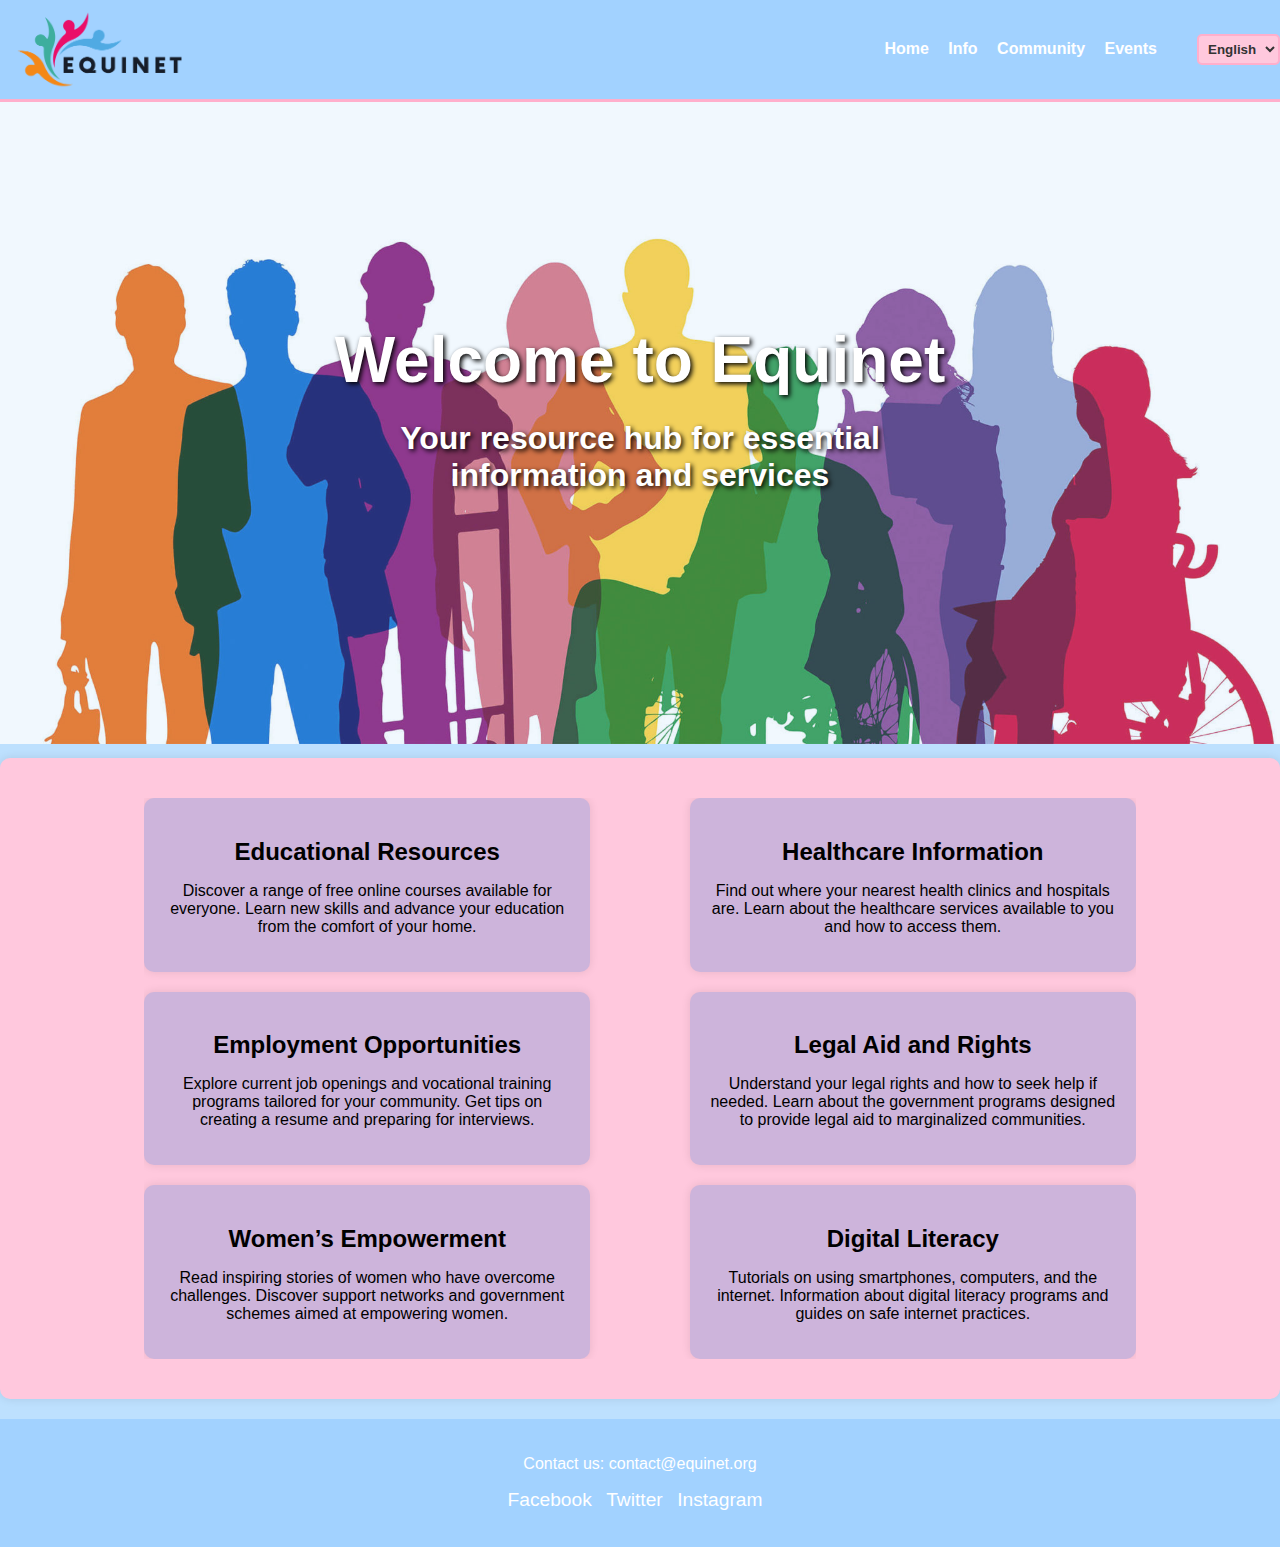
<file: index.html>
<!DOCTYPE html>
<html lang="en">
<head>
    <meta charset="UTF-8">
    <meta name="viewport" content="width=device-width, initial-scale=1.0">
    <title>Equinet - Home</title>
    <link rel="stylesheet" href="css/styles.css">
    <script defer src="js/scripts.js"></script>
</head>
<body>
    <header>
        <img src="images/logo.png" alt="Equinet Logo" class="logo">
        <nav>
            <ul>
                <li><a href="index.html">Home</a></li>
                <li><a href="info.html">Info</a></li>
                <li><a href="community.html">Community</a></li>
                <li><a href="events.html">Events</a></li>
                
            </ul>
        </nav>
        <select id="language-selector">
            <option value="en">English</option>
            <option value="hi">Hindi</option>
            <!-- Add more languages as needed -->
        </select>
    </header>
    <div class="hero">
        <img src="images/bg.png" alt="Background Image">
        <div class="hero-text">Welcome to Equinet</div>
        <div class="hero-subtext">Your resource hub for essential information and services</div>
    </div>
    <main>
        <div class="container">
            <section class="featured-content">
                <article>
                    <h2>Educational Resources</h2>
                    <p>Discover a range of free online courses available for everyone. Learn new skills and advance your education from the comfort of your home.</p>
                </article>
                <article>
                    <h2>Healthcare Information</h2>
                    <p>Find out where your nearest health clinics and hospitals are. Learn about the healthcare services available to you and how to access them.</p>
                </article>
                <article>
                    <h2>Employment Opportunities</h2>
                    <p>Explore current job openings and vocational training programs tailored for your community. Get tips on creating a resume and preparing for interviews.</p>
                </article>
                <article>
                    <h2>Legal Aid and Rights</h2>
                    <p>Understand your legal rights and how to seek help if needed. Learn about the government programs designed to provide legal aid to marginalized communities.</p>
                </article>
                <article>
                    <h2>Women’s Empowerment</h2>
                    <p>Read inspiring stories of women who have overcome challenges. Discover support networks and government schemes aimed at empowering women.</p>
                </article>
                <article>
                    <h2>Digital Literacy</h2>
                    <p>Tutorials on using smartphones, computers, and the internet. Information about digital literacy programs and guides on safe internet practices.</p>
                </article>
            </section>
        </div>
    </main>
    <footer>
        <div class="container">
            <p>Contact us: contact@equinet.org</p>
            <ul class="social-media">
                <li><a href="#">Facebook</a></li>
                <li><a href="#">Twitter</a></li>
                <li><a href="#">Instagram</a></li>
                <!-- Add more social media links as needed -->
            </ul>
        </div>
    </footer>
</body>
</html>
</file>
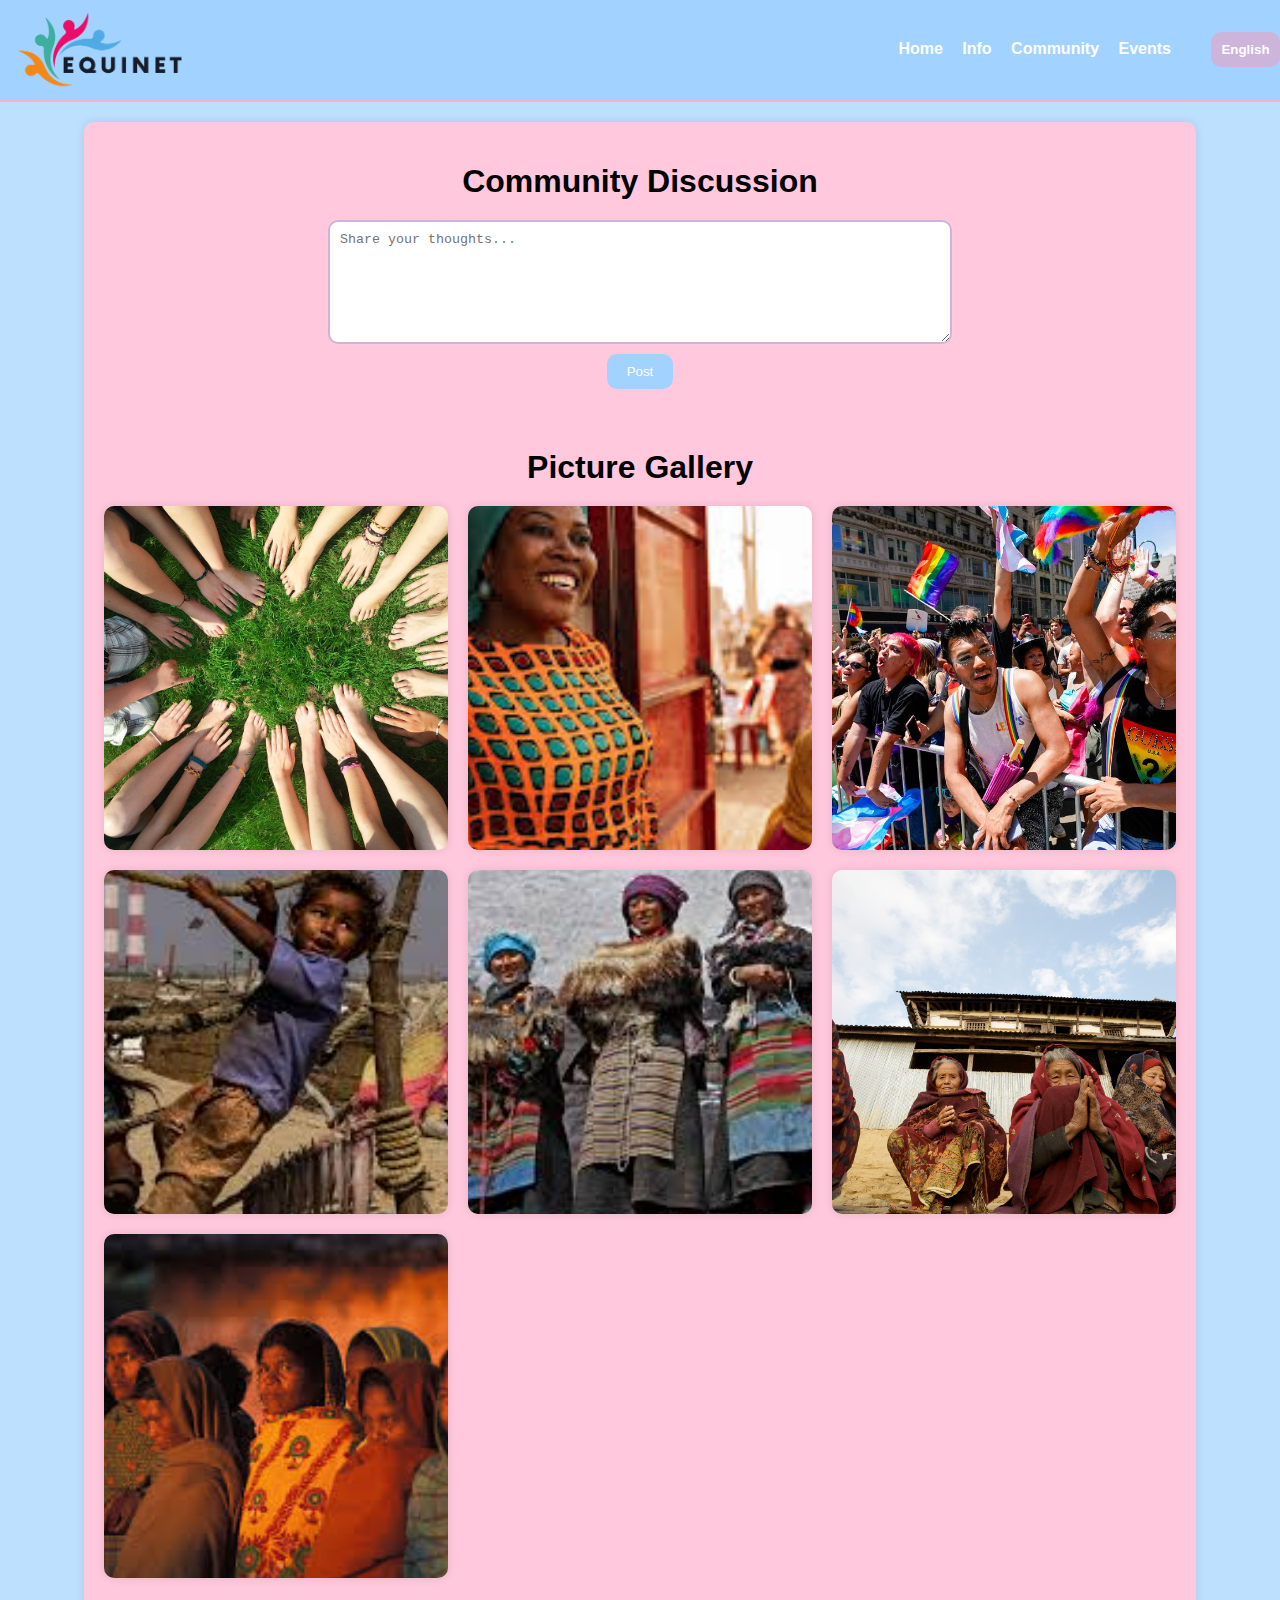
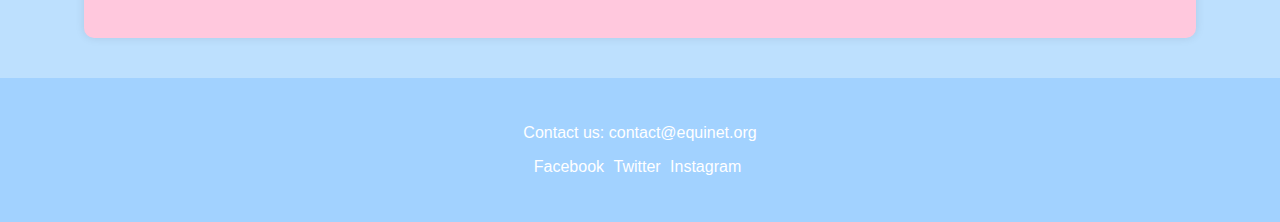
<file: community.html>
<!DOCTYPE html>
<html lang="en">
<head>
    <meta charset="UTF-8">
    <meta name="viewport" content="width=device-width, initial-scale=1.0">
    <title>Equinet - Community</title>
    <link rel="stylesheet" href="css/community-styles.css">
    <script defer src="js/community-scripts.js"></script>
</head>
<body>
    <header>
        <img src="images/logo.png" alt="Equinet Logo" class="logo">
        <nav>
            <ul>
                <li><a href="index.html">Home</a></li>
                <li><a href="info.html">Info</a></li>
                <li><a href="community.html">Community</a></li>
                <li><a href="events.html">Events</a></li>
                
            </ul>
        </nav>
        <select id="language-selector">
            <option value="en">English</option>
            <option value="hi">Hindi</option>
            <!-- Add more languages as needed -->
        </select>
    </header>
    <div class="container">
        <main class="main-content">
            <section class="discussion">
                <h1>Community Discussion</h1>
                <div class="discussion-form">
                    <textarea id="discussion-input" placeholder="Share your thoughts..."></textarea>
                    <button id="submit-discussion">Post</button>
                </div>
                <div id="discussion-board">
                    <!-- Discussion posts will be dynamically added here -->
                </div>
            </section>
            <section class="gallery">
                <h1>Picture Gallery</h1>
                <div class="gallery-grid">
                    <div class="gallery-item"><img src="images/one.png" alt="Gallery Image 1"></div>
                    <div class="gallery-item"><img src="images/two.png" alt="Gallery Image 2"></div>
                    <div class="gallery-item"><img src="images/three.png" alt="Gallery Image 3"></div>
                    <div class="gallery-item"><img src="images/four.png" alt="Gallery Image 4"></div>
                    <div class="gallery-item"><img src="images/five.png" alt="Gallery Image 5"></div>
                    <div class="gallery-item"><img src="images/six.png" alt="Gallery Image 6"></div>
                    <div class="gallery-item"><img src="images/seven.png" alt="Gallery Image 7"></div>
                </div>
            </section>
        </main>
    </div>
    <footer>
        <div class="container">
            <p>Contact us: contact@equinet.org</p>
            <ul class="social-media">
                <li><a href="#">Facebook</a></li>
                <li><a href="#">Twitter</a></li>
                <li><a href="#">Instagram</a></li>
                <!-- Add more social media links as needed -->
            </ul>
        </div>
    </footer>
</body>
</html>
</file>
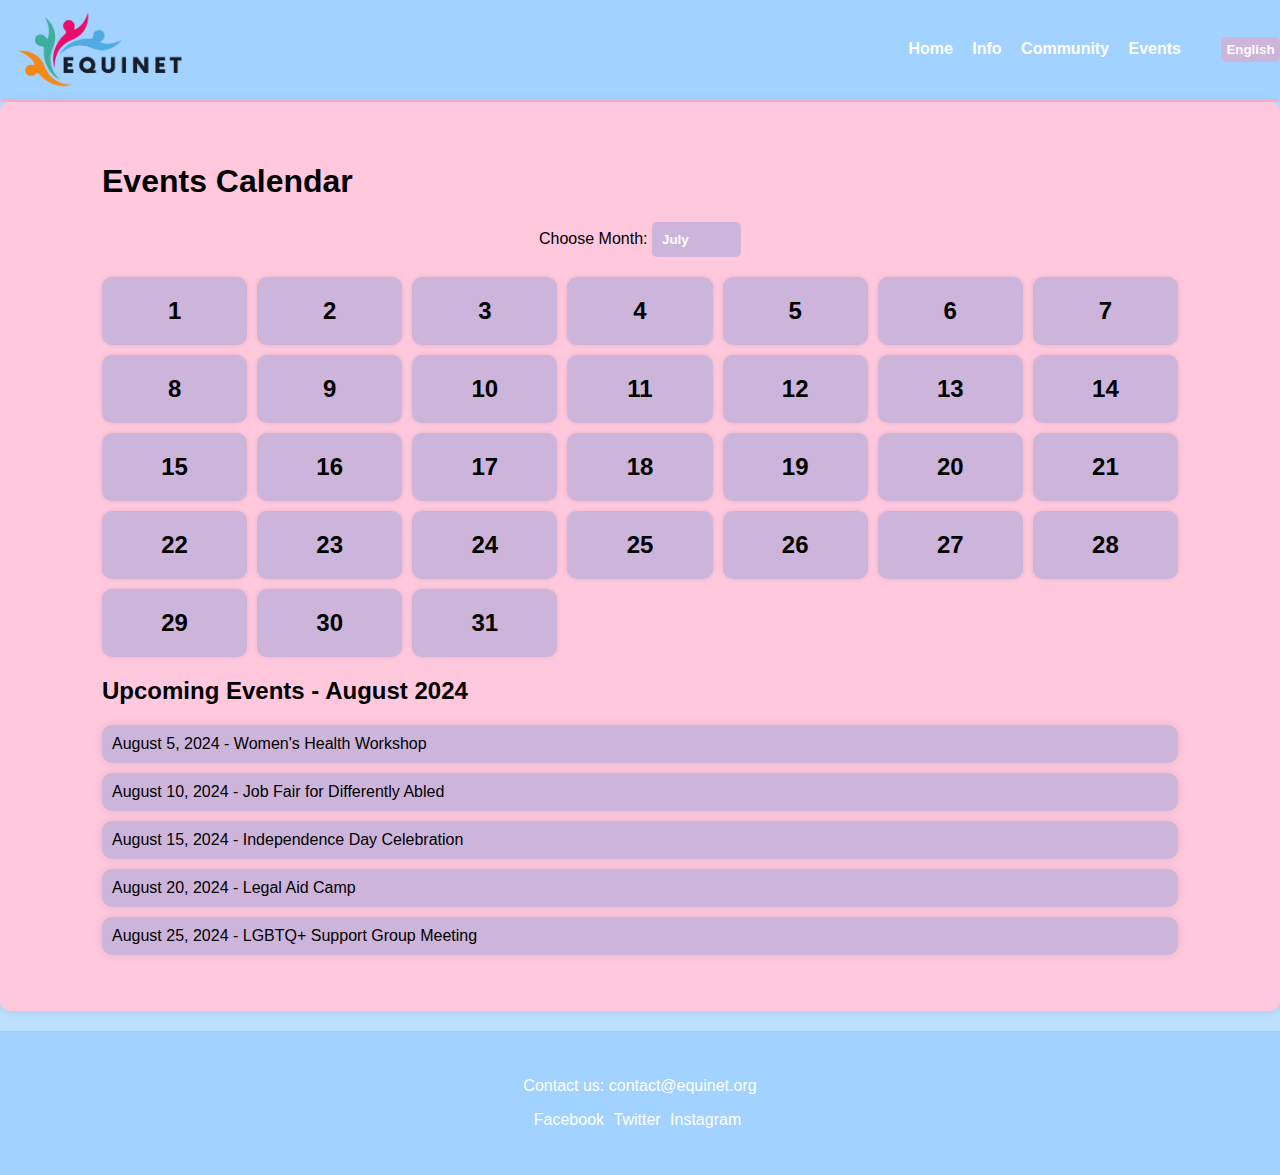
<file: events.html>
<!DOCTYPE html>
<html lang="en">
<head>
    <meta charset="UTF-8">
    <meta name="viewport" content="width=device-width, initial-scale=1.0">
    <title>Equinet - Events</title>
    <link rel="stylesheet" href="css/events-styles.css">
    <script defer src="js/events-scripts.js"></script>
</head>
<body>
    <header>
        <img src="images/logo.png" alt="Equinet Logo" class="logo">
        <nav>
            <ul>
                <li><a href="index.html">Home</a></li>
                <li><a href="info.html">Info</a></li>
                <li><a href="community.html">Community</a></li>
                <li><a href="events.html">Events</a></li>
                
            </ul>
        </nav>
        <select id="language-selector">
            <option value="en">English</option>
            <option value="hi">Hindi</option>
            <!-- Add more languages as needed -->
        </select>
    </header>
    <main>
        <div class="container">
            <h1>Events Calendar</h1>
            <div class="month-selector">
                <label for="month-select">Choose Month:</label>
                <select id="month-select">
                    <option value="0">January</option>
                    <option value="1">February</option>
                    <option value="2">March</option>
                    <option value="3">April</option>
                    <option value="4">May</option>
                    <option value="5">June</option>
                    <option value="6">July</option>
                    <option value="7">August</option>
                    <option value="8">September</option>
                    <option value="9">October</option>
                    <option value="10">November</option>
                    <option value="11">December</option>
                </select>
            </div>
            <div id="calendar"></div>
            <h2>Upcoming Events - August 2024</h2>
            <div id="upcoming-events">
                <ul>
                    <li>August 5, 2024 - Women's Health Workshop</li>
                    <li>August 10, 2024 - Job Fair for Differently Abled</li>
                    <li>August 15, 2024 - Independence Day Celebration</li>
                    <li>August 20, 2024 - Legal Aid Camp</li>
                    <li>August 25, 2024 - LGBTQ+ Support Group Meeting</li>
                </ul>
            </div>
        </div>
    </main>
    <footer>
        <div class="container">
            <p>Contact us: contact@equinet.org</p>
            <ul class="social-media">
                <li><a href="#">Facebook</a></li>
                <li><a href="#">Twitter</a></li>
                <li><a href="#">Instagram</a></li>
                <!-- Add more social media links as needed -->
            </ul>
        </div>
    </footer>
</body>
</html>
</file>
<file: css/styles.css>
body {
    font-family: 'Arial', sans-serif;
    margin: 0;
    padding: 0;
    background-color: #bde0fe; /* Background color for the whole page */
}

.container {
    width: 80%;
    margin: auto;
    overflow: hidden;
}

header {
    background-color: #a2d2ff; /* Header background color */
    color: #ffffff;
    padding-top: 10px;
    padding-bottom: 10px;
    border-bottom: #ffafcc 3px solid; /* Bottom border color for header */
    display: flex;
    align-items: center;
    justify-content: space-between;
}

header .logo {
    width: 180px; /* Slightly larger logo */
    height: auto;
    margin-left: 10px; /* Margin from the left side */
}

header nav {
    flex-grow: 1;
    text-align: right;
    margin-right: 20px;
}

header nav ul {
    margin: 0;
    padding: 0;
    list-style: none;
}

header nav ul li {
    display: inline;
    margin-left: 15px;
}

header nav ul li a {
    color: #ffffff;
    text-decoration: none;
    font-weight: bold;
    transition: color 0.3s ease;
}

header nav ul li a:hover {
    color: #ffafcc; /* Hover color for nav links */
}

header select {
    padding: 5px;
    margin-left: 20px;
    background-color: #ffc8dd; /* Background color for the language selector */
    border: 2px solid #ffafcc; /* Border color for the language selector */
    border-radius: 5px;
    color: #333; /* Text color */
    font-weight: bold;
    transition: background-color 0.3s ease, color 0.3s ease;
}

header select:hover {
    background-color: #ffafcc; /* Hover background color */
    color: #ffffff; /* Hover text color */
}

.hero {
    position: relative;
    text-align: center;
    color: white;
}

.hero img {
    width: 100%; /* Reduced size of the background image */
    height: auto;
    opacity: 0.8;
    margin: auto; /* Center the image horizontally */
}

.hero .hero-text {
    position: absolute;
    top: 40%; /* Adjusted top position */
    left: 50%;
    transform: translate(-50%, -50%);
    font-size: 4em; /* Increased text size */
    font-weight: bold;
    color: #ffffff;
    text-shadow: 2px 2px 5px #000000;
}

.hero .hero-subtext {
    position: absolute;
    top: 55%; /* Adjusted top position */
    left: 50%;
    transform: translate(-50%, -50%);
    font-size: 2em; /* Increased subtext size */
    font-weight: bold;
    color: #ffffff;
    text-shadow: 2px 2px 5px #000000;
}

main {
    padding: 40px 20px;
    background-color: #ffc8dd; /* Main section background color */
    margin-top: 10px;
    border-radius: 10px;
    box-shadow: 0 0 10px rgba(0, 0, 0, 0.1);
    box-sizing: border-box; /* Ensure padding and border are included in the element's total width and height */
}

.featured-content {
    display: flex;
    justify-content: space-between;
    flex-wrap: wrap;
    gap: 20px;
    box-sizing: border-box; /* Ensure padding and border are included in the element's total width and height */
}

.featured-content article {
    background: #cdb4db; /* Featured content background color */
    padding: 20px;
    border-radius: 10px;
    box-shadow: 0 0 10px rgba(0, 0, 0, 0.1);
    flex-basis: 45%;
    min-width: 300px;
    text-align: center;
    transition: transform 0.3s ease, box-shadow 0.3s ease, border-radius 0.3s ease; /* Added border-radius transition */
    box-sizing: border-box; /* Ensure padding and border are included in the element's total width and height */
}

.featured-content article:hover {
    transform: translateY(-5px);
    box-shadow: 0 0 15px rgba(0, 0, 0, 0.2);
    border-radius: 10px; /* Ensure border-radius is maintained on hover */
}

.featured-content article h2 {
    margin-bottom: 10px;
}

footer {
    background-color: #a2d2ff; /* Footer background color */
    color: #ffffff;
    text-align: center;
    padding: 20px 0;
    margin-top: 20px;
}

footer .social-media {
    list-style: none;
    padding: 0;
}

footer .social-media li {
    display: inline;
    margin-right: 10px;
}

footer .social-media li a {
    color: #ffffff;
    text-decoration: none;
    font-size: 1.2em;
    transition: color 0.3s ease;
}

footer .social-media li a:hover {
    color: #ffafcc;
}
</file>
<file: css/community-styles.css>
body {
    font-family: 'Arial', sans-serif;
    margin: 0;
    padding: 0;
    background-color: #bde0fe; /* Background color for the whole page */
}

.container {
    width: 90%;
    margin: auto;
    padding: 20px;
    box-sizing: border-box;
}

header {
    background-color: #a2d2ff; /* Header background color */
    color: #ffffff;
    padding-top: 10px;
    padding-bottom: 10px;
    border-bottom: #ffafcc 3px solid; /* Bottom border color for header */
    display: flex;
    align-items: center;
    justify-content: space-between;
}

header .logo {
    width: 180px; /* Slightly larger logo */
    height: auto;
    margin-left: 10px; /* Margin from the left side */
}

header nav {
    flex-grow: 1;
    text-align: right;
    margin-right: 20px;
}

header nav ul {
    margin: 0;
    padding: 0;
    list-style: none;
}

header nav ul li {
    display: inline;
    margin-left: 15px;
}

header nav ul li a {
    color: #ffffff;
    text-decoration: none;
    font-weight: bold;
    transition: color 0.3s ease;
}

header nav ul li a:hover {
    color: #ffafcc; /* Hover color for nav links */
}

header select {
    padding: 10px;
    margin-left: 20px;
    background-color: #cdb4db;
    border: none;
    color: #ffffff;
    font-weight: bold;
    border-radius: 10px;
    appearance: none;
    -webkit-appearance: none;
    -moz-appearance: none;
    text-align: center;
    transition: background-color 0.3s ease, color 0.3s ease;
    cursor: pointer;
}

header select:hover {
    background-color: #ffafcc;
    color: #ffffff;
}

header select:focus {
    outline: none;
    background-color: #bde0fe;
}

.main-content {
    padding: 20px;
    background-color: #ffc8dd; /* Main section background color */
    border-radius: 10px;
    box-shadow: 0 0 10px rgba(0, 0, 0, 0.1);
    box-sizing: border-box;
}

.discussion, .gallery {
    margin-bottom: 40px;
}

.discussion h1, .gallery h1 {
    font-size: 2em;
    margin-bottom: 20px;
    text-align: center;
}

.discussion-form {
    display: flex;
    flex-direction: column;
    align-items: center;
    margin-bottom: 20px;
}

#discussion-input {
    width: 100%;
    max-width: 600px;
    height: 100px;
    padding: 10px;
    border: 2px solid #cdb4db;
    border-radius: 10px;
    margin-bottom: 10px;
}

#submit-discussion {
    background-color: #a2d2ff;
    color: #ffffff;
    padding: 10px 20px;
    border: none;
    border-radius: 10px;
    cursor: pointer;
    transition: background-color 0.3s ease;
}

#submit-discussion:hover {
    background-color: #ffafcc;
}

#discussion-board {
    display: flex;
    flex-direction: column;
    align-items: center;
}

.discussion-post {
    width: 100%;
    max-width: 600px;
    background-color: #cdb4db;
    padding: 20px;
    border-radius: 10px;
    margin-bottom: 10px;
    box-shadow: 0 0 10px rgba(0, 0, 0, 0.1);
}

.gallery-grid {
    display: grid;
    grid-template-columns: repeat(auto-fit, minmax(300px, 1fr)); /* Increase the minimum size */
    gap: 20px;
}

.gallery-item {
    overflow: hidden;
    border-radius: 10px;
    box-shadow: 0 0 10px rgba(0, 0, 0, 0.1);
    position: relative;
    width: 100%;
    padding-bottom: 100%; /* Maintain aspect ratio */
}

.gallery-item img {
    position: absolute;
    top: 50%;
    left: 50%;
    width: auto;
    height: 110%; /* Increase the height to zoom in */
    transform: translate(-50%, -50%);
    transition: transform 0.3s ease;
}

.gallery-item img.landscape {
    width: 110%; /* Increase the width to zoom in */
    height: auto;
}

.gallery-item img:hover {
    transform: translate(-50%, -50%) scale(1.2); /* Zoom effect on hover */
}

footer {
    background-color: #a2d2ff; /* Footer background color */
    color: #ffffff;
    text-align: center;
    padding: 10px 0;
    margin-top: 20px;
}

footer .social-media {
    list-style: none;
    padding: 0;
}

footer .social-media li {
    display: inline;
    margin-right: 5px;
}

footer .social-media li a {
    color: #ffffff;
    text-decoration: none;
}
</file>
<file: css/events-styles.css>
body {
    font-family: 'Arial', sans-serif;
    margin: 0;
    padding: 0;
    background-color: #bde0fe; /* Background color for the whole page */
}

.container {
    width: 90%;
    margin: auto;
    padding: 20px;
    box-sizing: border-box;
}

header {
    background-color: #a2d2ff; /* Header background color */
    color: #ffffff;
    padding-top: 10px;
    padding-bottom: 10px;
    border-bottom: #ffafcc 3px solid; /* Bottom border color for header */
    display: flex;
    align-items: center;
    justify-content: space-between;
}

header .logo {
    width: 180px; /* Slightly larger logo */
    height: auto;
    margin-left: 10px; /* Margin from the left side */
}

header nav {
    flex-grow: 1;
    text-align: right;
    margin-right: 20px;
}

header nav ul {
    margin: 0;
    padding: 0;
    list-style: none;
}

header nav ul li {
    display: inline;
    margin-left: 15px;
}

header nav ul li a {
    color: #ffffff;
    text-decoration: none;
    font-weight: bold;
    transition: color 0.3s ease;
}

header nav ul li a:hover {
    color: #ffafcc; /* Hover color for nav links */
}

header select {
    padding: 5px;
    margin-left: 20px;
    background-color: #cdb4db;
    border: none;
    color: #ffffff;
    font-weight: bold;
    border-radius: 5px;
    appearance: none;
    -webkit-appearance: none;
    -moz-appearance: none;
    text-align: center;
    transition: background-color 0.3s ease, color 0.3s ease;
}

header select:hover {
    background-color: #bde0fe;
}

header select:focus {
    outline: none;
    background-color: #ffafcc;
    color: #ffffff;
}

main {
    padding: 20px;
    background-color: #ffc8dd; /* Main section background color */
    border-radius: 10px;
    box-shadow: 0 0 10px rgba(0, 0, 0, 0.1);
    box-sizing: border-box;
}

.month-selector {
    margin-bottom: 20px;
    text-align: center;
}

.month-selector select {
    padding: 10px;
    background-color: #cdb4db;
    border: none;
    color: #ffffff;
    font-weight: bold;
    border-radius: 5px;
    appearance: none;
    -webkit-appearance: none;
    -moz-appearance: none;
    transition: background-color 0.3s ease, color 0.3s ease;
}

.month-selector select:hover {
    background-color: #bde0fe;
}

.month-selector select:focus {
    outline: none;
    background-color: #ffafcc;
    color: #ffffff;
}

#calendar {
    display: grid;
    grid-template-columns: repeat(7, 1fr);
    gap: 10px;
}

.calendar-day {
    padding: 20px;
    background-color: #cdb4db;
    border-radius: 10px;
    text-align: center;
    box-shadow: 0 0 5px rgba(0, 0, 0, 0.1);
    transition: transform 0.2s;
}

.calendar-day h3 {
    margin: 0;
    font-size: 1.5em;
}

.calendar-day p {
    margin-top: 10px;
}

.calendar-day:hover {
    transform: scale(1.05);
}

#upcoming-events {
    margin-top: 20px;
}

#upcoming-events ul {
    list-style: none;
    padding: 0;
}

#upcoming-events ul li {
    background-color: #cdb4db;
    padding: 10px;
    border-radius: 10px;
    margin-bottom: 10px;
    box-shadow: 0 0 10px rgba(0, 0, 0, 0.1);
}

footer {
    background-color: #a2d2ff; /* Footer background color */
    color: #ffffff;
    text-align: center;
    padding: 10px 0;
    margin-top: 20px;
}

footer .social-media {
    list-style: none;
    padding: 0;
}

footer .social-media li {
    display: inline;
    margin-right: 5px;
}

footer .social-media li a {
    color: #ffffff;
    text-decoration: none;
}
</file>
